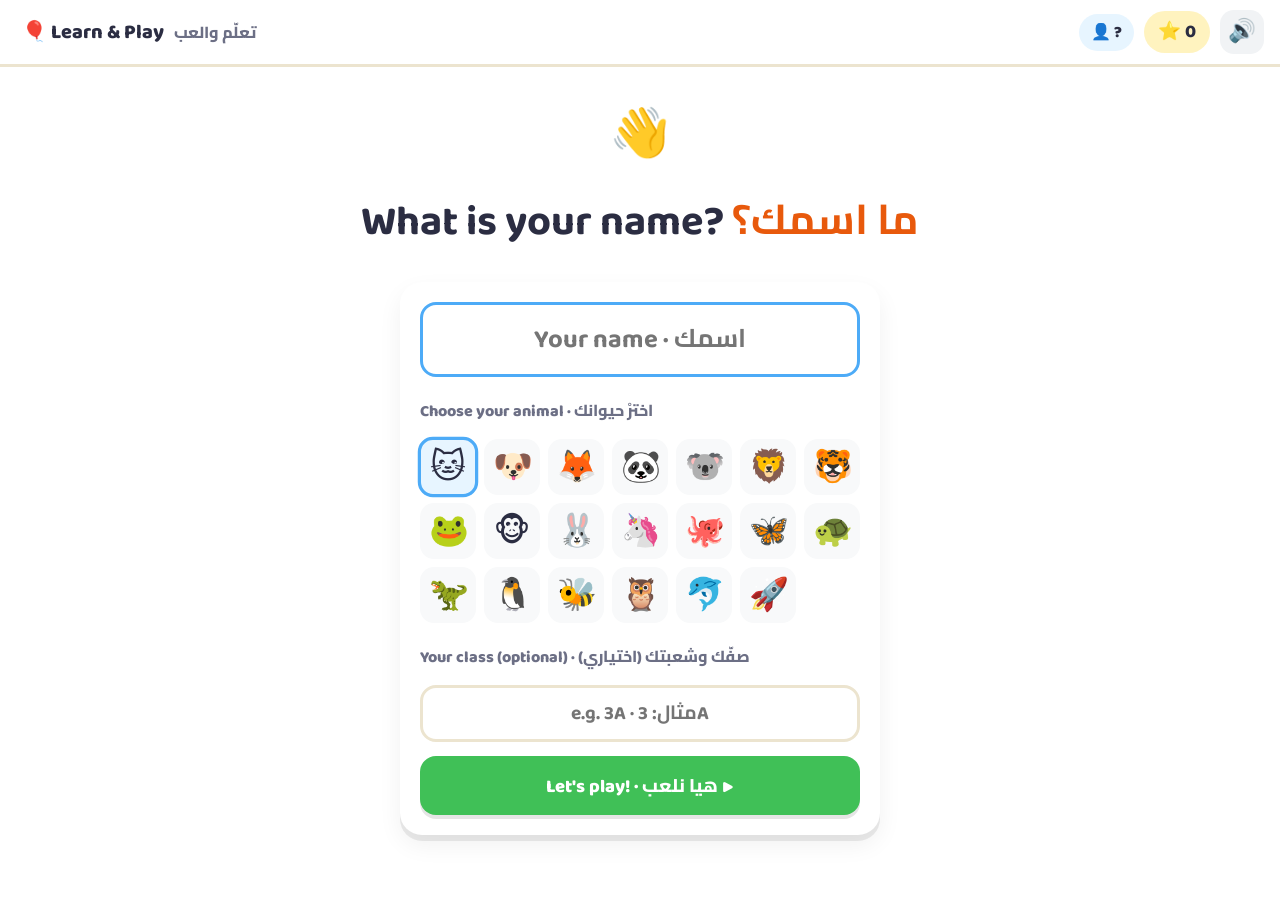
<file: index.html>
<!doctype html>
<html lang="en">
<head>
  <meta charset="utf-8">
  <meta name="viewport" content="width=device-width, initial-scale=1">
  <title>Learn & Play · تعلّم والعب</title>
  <meta name="description" content="Fun English, Math and Arabic games for elementary school, grades 1 to 6.">
  <link rel="icon" href="data:image/svg+xml,<svg xmlns='http://www.w3.org/2000/svg' viewBox='0 0 100 100'><text y='.9em' font-size='90'>🎈</text></svg>">
  <link rel="preconnect" href="https://fonts.googleapis.com">
  <link rel="preconnect" href="https://fonts.gstatic.com" crossorigin>
  <link href="https://fonts.googleapis.com/css2?family=Baloo+2:wght@500;700;800&family=Cairo:wght@500;700;800&display=swap" rel="stylesheet">
  <link rel="stylesheet" href="css/style.css?v=20261104d">
</head>
<body>
  <header class="topbar">
    <button id="backBtn" class="icon-btn" title="Back" hidden>⬅️</button>
    <button id="homeBtn" class="brand" title="Home">🎈 <span class="brand-text">Learn &amp; Play</span> <span class="ar">تعلّم والعب</span></button>
    <div class="spacer"></div>
    <button id="playerBtn" class="player-btn" title="Change player">👤 <span id="playerName" dir="auto"></span></button>
    <div class="stars-total" title="Total stars">⭐ <span id="starTotal">0</span></div>
    <button id="soundBtn" class="icon-btn" title="Sound on/off">🔊</button>
  </header>
  <main id="app"></main>
  <div id="confetti" aria-hidden="true"></div>

  <script src="js/config.js?v=20261104d"></script>
  <script src="audio/manifest.js?v=20261104d"></script>
  <script src="js/progress.js?v=20261104d"></script>
  <script src="js/util.js?v=20261104d"></script>
  <script src="js/data/english.js?v=20261104d"></script>
  <script src="js/data/math.js?v=20261104d"></script>
  <script src="js/data/arabic.js?v=20261104d"></script>
  <script src="js/games.js?v=20261104d"></script>
  <script src="js/app.js?v=20261104d"></script>
</body>
</html>
</file>
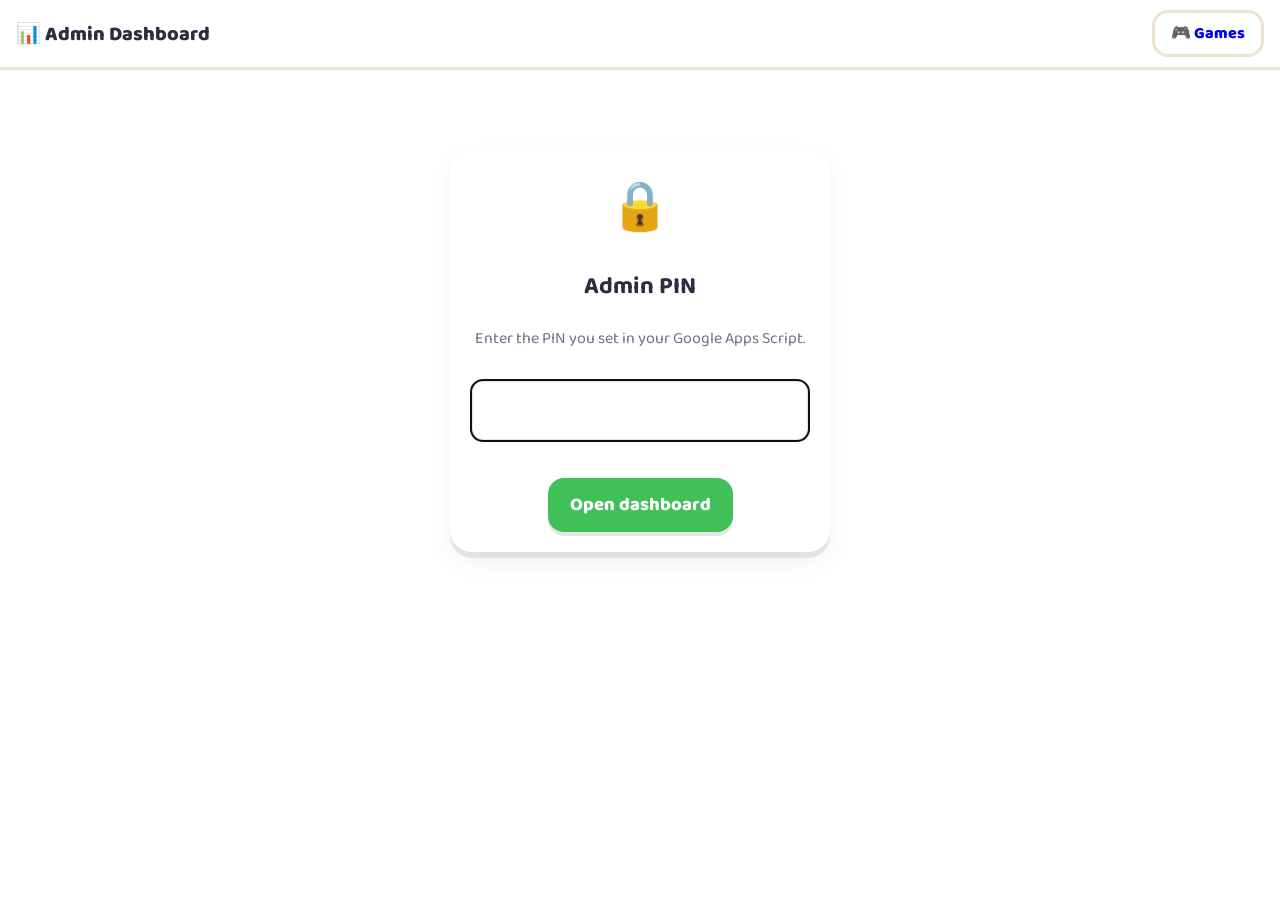
<file: admin.html>
<!doctype html>
<html lang="en">
<head>
  <meta charset="utf-8">
  <meta name="viewport" content="width=device-width, initial-scale=1">
  <title>Admin Dashboard · Learn & Play</title>
  <meta name="robots" content="noindex">
  <link rel="icon" href="data:image/svg+xml,<svg xmlns='http://www.w3.org/2000/svg' viewBox='0 0 100 100'><text y='.9em' font-size='90'>📊</text></svg>">
  <link rel="preconnect" href="https://fonts.googleapis.com">
  <link rel="preconnect" href="https://fonts.gstatic.com" crossorigin>
  <link href="https://fonts.googleapis.com/css2?family=Baloo+2:wght@500;700;800&family=Cairo:wght@500;700;800&display=swap" rel="stylesheet">
  <link rel="stylesheet" href="css/style.css?v=20261104d">
  <style>
    main { max-width: 1180px; }
    .admin-top { display: flex; flex-wrap: wrap; gap: 10px; align-items: center; justify-content: space-between; margin-bottom: 14px; }
    .admin-top h2 { margin: 0; font-size: 1.8rem; }
    .source { font-weight: 700; padding: 6px 14px; border-radius: 999px; background: #fff; border: 3px solid var(--line); }
    .source.cloud { border-color: #74c0fc; background: #e7f5ff; }
    .source.local { border-color: #ffd43b; background: #fff9db; }
    .note { background: #fff9db; border: 2px solid #ffe066; border-radius: 14px; padding: 10px 14px; margin-bottom: 14px; }
    .filters { display: flex; flex-wrap: wrap; gap: 10px; margin-bottom: 16px; }
    .filters select, .filters input, .pin-box input {
      font: inherit; font-weight: 700; padding: 8px 12px; border-radius: 12px; border: 3px solid var(--line); background: #fff;
    }
    .filters input { flex: 1; min-width: 160px; }
    .kpis { display: grid; grid-template-columns: repeat(auto-fit, minmax(160px, 1fr)); gap: 12px; margin-bottom: 18px; }
    .kpi { background: #fff; border-radius: 18px; padding: 14px 16px; box-shadow: var(--shadow); }
    .kpi .v { font-size: 2rem; font-weight: 800; line-height: 1.1; }
    .kpi .l { color: var(--muted); font-weight: 700; }
    .table-wrap { overflow-x: auto; background: #fff; border-radius: 18px; box-shadow: var(--shadow); }
    table { width: 100%; border-collapse: collapse; font-size: 1rem; }
    th, td { padding: 10px 12px; text-align: start; border-bottom: 2px solid #f1f3f5; white-space: nowrap; }
    th { background: #f8f9fa; cursor: pointer; user-select: none; position: sticky; top: 0; }
    th.nosort { cursor: default; }
    tbody tr.click { cursor: pointer; }
    tbody tr.click:hover { background: #f1f8ff; }
    .pct { display: inline-flex; align-items: center; gap: 8px; }
    .meter { width: 70px; height: 10px; border-radius: 99px; background: #f1f3f5; overflow: hidden; }
    .meter i { display: block; height: 100%; border-radius: 99px; }
    .badge { display: inline-block; padding: 2px 10px; border-radius: 99px; font-weight: 800; font-size: .9rem; }
    .b-ex { background: #d3f9d8; color: #2b8a3e; } .b-vg { background: #e7f5ff; color: #1864ab; }
    .b-ok { background: #fff3bf; color: #e67700; } .b-low { background: #ffe3e3; color: #c92a2a; }
    .muted { color: var(--muted); }
    .empty { padding: 30px; text-align: center; color: var(--muted); }
    .pin-box { max-width: 380px; margin: 60px auto; text-align: center; }
    .pin-box input { width: 100%; text-align: center; font-size: 1.6rem; letter-spacing: 6px; margin: 12px 0; }
    .setup { background: #fff9db; border: 2px solid #ffe066; border-radius: 14px; padding: 10px 14px; margin-bottom: 14px; }
    .setup summary { cursor: pointer; font-size: 1.05rem; }
    .setup ol { padding-inline-start: 22px; } .setup li { margin: 10px 0; line-height: 1.5; }
    .setup input { flex: 1; min-width: 240px; font: inherit; padding: 8px 12px; border-radius: 12px; border: 3px solid var(--line); }
    .setup code { background: #fff; padding: 2px 6px; border-radius: 6px; word-break: break-all; }
    .setup .btn { font-size: .95rem; padding: 6px 12px; }
    .test-msg { margin-top: 6px; font-weight: 700; }
    .hw-form { margin-top: 12px; }
    .switch { display: flex; gap: 10px; align-items: center; font-size: 1.1rem; cursor: pointer; }
    .switch input { width: 22px; height: 22px; }
    .small { font-size: .9rem; }
    .updated { margin: -6px 0 12px; min-height: 1.4em; }
    .flash { color: #2b8a3e; margin-inline-start: 8px; animation: bounce .4s; }
    .err { color: var(--bad); font-weight: 700; min-height: 1.5em; }
    .kid-head { display: flex; align-items: center; gap: 12px; flex-wrap: wrap; margin: 6px 0 14px; }
    .kid-head h2 { margin: 0; font-size: 2rem; }
    .cols { display: grid; grid-template-columns: 1fr 1fr; gap: 16px; }
    .cols h3, .section h3 { margin: 18px 0 8px; }
    @media (max-width: 800px) { .cols { grid-template-columns: 1fr; } }
  </style>
</head>
<body>
  <header class="topbar">
    <a class="brand" href="index.html" style="text-decoration:none;color:inherit">📊 Admin Dashboard</a>
    <div class="spacer"></div>
    <a class="btn ghost" href="index.html" style="text-decoration:none">🎮 Games</a>
  </header>
  <main id="app"></main>

  <script src="js/config.js?v=20261104d"></script>
  <script src="js/progress.js?v=20261104d"></script>
  <script src="js/util.js?v=20261104d"></script>
  <script src="js/data/english.js?v=20261104d"></script>
  <script src="js/data/math.js?v=20261104d"></script>
  <script src="js/data/arabic.js?v=20261104d"></script>
  <script>
  (function () {
    const esc = U.esc, $app = document.getElementById('app');
    const SUBJ = { english: '🔤 English', math: '🔢 Math', arabic: '🌙 Arabic', mixed: '🎲 Mixed' };
    const GAME = { quiz: '❓ Quiz', time: '⏱️ Time Attack', balloon: '🎈 Balloon Pop', memory: '🃏 Memory', builder: '🧩 Word Builder', order: '🔀 Put in Order', practice: '♻️ Practice', daily: '📅 Daily Challenge' };
    const S = { updated: null, msg: '', busy: false, pin: '', data: [], settings: { leaderboard: false, homework: [] }, kid: null, sort: 'last', dir: -1, f: { grade: '', subject: '', q: '', days: '', cls: '' } };

    /* Percent for one game: right answers out of total when that makes sense, otherwise stars out of 3. */
    const pct = r => (['quiz', 'balloon', 'builder', 'order', 'practice', 'daily'].includes(r.game) && +r.total > 0) ? Math.min(1, +r.score / +r.total) : (+r.stars || 0) / 3;
    const level = p => p >= .9 ? ['Excellent', 'b-ex'] : p >= .75 ? ['Very good', 'b-vg'] : p >= .6 ? ['Good', 'b-ok'] : ['Needs practice', 'b-low'];
    const pctHTML = p => p == null ? '<span class="muted">—</span>' :
      `<span class="pct"><span class="meter"><i style="width:${Math.round(p * 100)}%;background:${p >= .75 ? '#40c057' : p >= .6 ? '#fab005' : '#fa5252'}"></i></span>${Math.round(p * 100)}%</span>`;
    const badge = p => { const [l, c] = level(p); return `<span class="badge ${c}">${l}</span>`; };
    const avg = rs => rs.length ? rs.reduce((s, r) => s + pct(r), 0) / rs.length : null;
    const when = iso => { const d = new Date(iso); return isNaN(d) ? '' : d.toLocaleDateString() + ' ' + d.toLocaleTimeString([], { hour: '2-digit', minute: '2-digit' }); };
    const keyOf = n => String(n || '').trim().toLowerCase();

    /* ---------- Login ---------- */
    function login(msg = '') {
      $app.innerHTML = `<form class="card pin-box">
        <div style="font-size:3rem">🔒</div><h2>Admin PIN</h2>
        <p class="muted">${Progress.cloud() ? 'Enter the PIN you set in your Google Apps Script.' : 'Enter the admin PIN (see js/config.js).'}</p>
        <input id="pin" type="password" inputmode="numeric" autocomplete="off" autocorrect="off" autocapitalize="off" spellcheck="false" required>
        <div class="err">${esc(msg)}</div>
        <button class="btn primary" type="submit">Open dashboard</button></form>`;
      const inp = $app.querySelector('#pin'); inp.focus();
      inp.value = '';
      $app.querySelector('form').onsubmit = async e => { e.preventDefault(); await unlock(inp.value.replace(/\s+/g, '')); };
    }
    async function unlock(pin, refresh = false) {
      try {
        const before = S.data.length;
        if (Progress.cloud()) { const d = await Progress.fetchCloud(pin); S.data = d.results; S.settings = Object.assign({ leaderboard: false, homework: [] }, d.settings); }
        else { if (String(pin).trim() !== String(CONFIG.LOCAL_ADMIN_PIN).trim()) throw new Error('Wrong PIN'); S.data = Progress.local(); S.settings = Progress.settings(); }
        S.pin = pin;
        const added = S.data.length - before;
        S.updated = new Date();
        S.msg = refresh ? (added > 0 ? `✅ ${added} new result${added > 1 ? 's' : ''}` : '✅ Up to date — no new results') : '';
        try { sessionStorage.setItem('kg-admin-pin', pin); } catch (e) {}
        render();
      } catch (e) {
        if (refresh && e.message !== 'Wrong PIN') { S.msg = '⚠️ Could not refresh: ' + e.message; render(); return; }
        try { sessionStorage.removeItem('kg-admin-pin'); } catch (er) {}
        login(e.message === 'Wrong PIN' ? 'Wrong PIN, try again.' : 'Could not load results: ' + e.message);
      }
    }

    /* ---------- Data helpers ---------- */
    function filtered() {
      const { grade, subject, q, days, cls } = S.f, since = days ? Date.now() - days * 864e5 : 0;
      return S.data.filter(r => r.name && (!cls || String(r.cls || '') === cls) &&
        (!grade || String(r.grade) === grade) && (!subject || r.subject === subject) &&
        (!q || keyOf(r.name).includes(keyOf(q))) && (!since || new Date(r.time) >= since));
    }
    function byKid(rows) {
      const m = new Map();
      for (const r of rows) {
        const k = keyOf(r.name);
        if (!m.has(k)) m.set(k, { key: k, name: String(r.name).trim(), rows: [] });
        m.get(k).rows.push(r);
      }
      return [...m.values()].map(k => {
        const rs = k.rows, sub = s => { const x = rs.filter(r => r.subject === s); return x.length ? avg(x) : null; };
        return Object.assign(k, {
          games: rs.length, avg: avg(rs), stars: rs.reduce((s, r) => s + (+r.stars || 0), 0),
          english: sub('english'), math: sub('math'), arabic: sub('arabic'),
          grades: [...new Set(rs.map(r => +r.grade).filter(Boolean))].sort().join(', '),
          cls: (rs.slice().sort((a, b) => (a.time < b.time ? 1 : -1)).find(r => r.cls) || {}).cls || '',
          avatar: (rs.slice().sort((a, b) => (a.time < b.time ? 1 : -1)).find(r => r.avatar) || {}).avatar || '🧒',
          last: rs.reduce((a, r) => (r.time > a ? r.time : a), ''),
          minutes: Math.round(rs.reduce((s, r) => s + (+r.seconds || 0), 0) / 60),
        });
      });
    }

    /* ---------- Overview ---------- */
    function render() { return S.kid ? kidView() : overview(); }

    function header() {
      const cloud = Progress.cloud();
      return `<div class="admin-top"><h2>${S.kid ? '' : 'Kids progress'}</h2>
        <div class="row" style="margin:0">
          <span class="source ${cloud ? 'cloud' : 'local'}">${cloud ? '☁️ Google Sheet · all devices' : '📱 This device only'}</span>
          <button class="btn ghost" id="refresh" ${S.busy ? 'disabled' : ''}>${S.busy ? '⏳ Refreshing…' : '🔄 Refresh'}</button>
          <button class="btn ghost" id="csv">⬇️ Export CSV</button>
        </div></div>
        <p class="updated muted">${S.updated ? 'Last updated ' + S.updated.toLocaleTimeString([], { hour: '2-digit', minute: '2-digit', second: '2-digit' }) + ' · updates automatically every 30 seconds' : ''}
          ${S.msg ? `<b class="flash">${esc(S.msg)}</b>` : ''}</p>
        ${cloud ? '' : setupHTML()}`;
    }
    /* ---------- Guided setup for syncing all devices ---------- */
    const EDIT_URL = 'https://github.com/iAlMosawi/KidsGame/edit/claude/modest-thompson-sdctsp/js/config.js';
    function setupHTML() {
      return `<details class="setup" ${S.setupOpen ? 'open' : ''}><summary>📱➡️☁️ <b>Results are saved on this device only.</b> Click here to sync every PC, laptop and phone (free, about 5 minutes)</summary>
        <ol>
          <li>Open <a href="https://sheets.new" target="_blank" rel="noopener">sheets.new</a> to create a new Google Sheet. Name it, for example, <b>Kids Game Results</b>.</li>
          <li>In the Sheet, click <b>Extensions → Apps Script</b>. Delete everything in the editor, then
            <button class="btn ghost" id="copyCode" type="button">📋 Copy the code</button> and paste it in. Click 💾 <b>Save</b>.
            <br><span class="muted">The admin PIN in this code is <b>${esc(S.pin)}</b>.</span></li>
          <li>Click <b>Deploy → New deployment</b>. Click the small ⚙️ gear <b>next to the words "Select type" in the top-left corner</b> (not the big one in the middle) and choose <b>Web app</b>. Set
            <b>Execute as: Me</b> and <b>Who has access: Anyone</b>, then click <b>Deploy</b>.
            Google asks for permission: choose your account → <b>Advanced</b> → <b>Go to … (unsafe)</b> → <b>Allow</b>. This is your own script, so it's safe.</li>
          <li>Copy the <b>Web app URL</b> (it ends with <code>/exec</code>), paste it here and test it:
            <div class="row" style="justify-content:flex-start"><input id="sheetUrl" placeholder="https://script.google.com/macros/s/…/exec" value="${esc(S.testUrl || '')}">
            <button class="btn primary" id="testUrl" type="button">Test connection</button></div>
            <div class="test-msg">${S.testMsg || ''}</div></li>
          <li>Last step, which turns syncing on for every device: open <a href="${EDIT_URL}" target="_blank" rel="noopener">js/config.js on GitHub ✏️</a>,
            replace <code>SHEET_URL: ''</code> with the line below, and click <b>Commit changes</b>. You can also send the URL to Claude to do it for you.
            <div class="row" style="justify-content:flex-start"><code class="line" id="cfgLine">SHEET_URL: '${esc(S.testUrl || 'paste-your-url-here')}',</code>
            <button class="btn ghost" id="copyLine" type="button">📋 Copy line</button></div></li>
        </ol>
        <p class="muted">After 1–2 minutes, every device that opens the games sends results to your Sheet, including games already played on that device, and this dashboard shows them all.</p></details>`;
    }
    const copy = async (text, btn) => {
      try { await navigator.clipboard.writeText(text); }
      catch (e) { const t = document.createElement('textarea'); t.value = text; document.body.appendChild(t); t.select(); document.execCommand('copy'); t.remove(); }
      const old = btn.textContent; btn.textContent = '✅ Copied!'; setTimeout(() => (btn.textContent = old), 1500);
    };
    function bindSetup() {
      const d = $app.querySelector('details.setup'); if (!d) return;
      d.ontoggle = () => (S.setupOpen = d.open);
      $app.querySelector('#copyCode').onclick = async e => {
        const btn = e.currentTarget;
        try {
          let code = await (await fetch('apps-script/Code.gs?v=' + Date.now())).text();
          code = code.replace(/const ADMIN_PIN = '[^']*';/, "const ADMIN_PIN = '" + S.pin.replace(/'/g, '') + "';");
          copy(code, btn);
        } catch (er) { btn.textContent = '⚠️ Open apps-script/Code.gs on GitHub instead'; }
      };
      $app.querySelector('#copyLine').onclick = e => copy($app.querySelector('#cfgLine').textContent, e.currentTarget);
      const inp = $app.querySelector('#sheetUrl');
      inp.oninput = () => { S.testUrl = inp.value.trim(); $app.querySelector('#cfgLine').textContent = `SHEET_URL: '${S.testUrl || 'paste-your-url-here'}',`; };
      $app.querySelector('#testUrl').onclick = async () => {
        const url = inp.value.trim(); S.testUrl = url;
        const msg = $app.querySelector('.test-msg');
        if (!/^https:\/\/script\.google(usercontent)?\.com\/.+\/exec$/.test(url)) { msg.innerHTML = '⚠️ That doesn\'t look right. It should start with <code>https://script.google.com/macros/s/</code> and end with <code>/exec</code>.'; return; }
        msg.textContent = '⏳ Testing…';
        try {
          const j = await (await fetch(url + '?pin=' + encodeURIComponent(S.pin))).json();
          S.testMsg = j.ok ? `✅ It works! Your Sheet has ${j.results.length} result(s). Now do the last step below.`
            : (j.error === 'Wrong PIN' ? '⚠️ Connected, but the PIN in the script is different from the one you used here. Make them match (ADMIN_PIN in the script), then use Deploy → Manage deployments → ✏️ → New version.' : '⚠️ ' + esc(j.error || 'Unknown error'));
        } catch (er) {
          S.testMsg = '⚠️ Could not connect. Check that "Who has access" is set to <b>Anyone</b> and that you copied the <b>Web app</b> URL.';
        }
        msg.innerHTML = S.testMsg;
      };
    }

    function bindHeader() {
      bindSetup();
      $app.querySelector('#refresh').onclick = () => refresh(true);
      $app.querySelector('#csv').onclick = exportCSV;
    }

    function overview() {
      const rows = filtered(), kids = byKid(rows);
      const col = { cls: k => k.cls, name: k => k.name.toLowerCase(), games: k => k.games, avg: k => k.avg, stars: k => k.stars, english: k => k.english ?? -1, math: k => k.math ?? -1, arabic: k => k.arabic ?? -1, last: k => k.last, minutes: k => k.minutes };
      const f = col[S.sort] || col.last;
      kids.sort((a, b) => (f(a) > f(b) ? 1 : f(a) < f(b) ? -1 : 0) * S.dir);
      const th = (id, label) => `<th data-s="${id}">${label}${S.sort === id ? (S.dir > 0 ? ' ▲' : ' ▼') : ''}</th>`;
      $app.innerHTML = header() + `
        <div class="filters">
          <input id="q" placeholder="🔍 Search a name" value="${esc(S.f.q)}" dir="auto">
          <select id="grade"><option value="">All grades</option>${[1, 2, 3, 4, 5, 6].map(g => `<option value="${g}" ${S.f.grade == g ? 'selected' : ''}>Grade ${g}</option>`).join('')}</select>
          <select id="subject"><option value="">All subjects</option>${Object.entries(SUBJ).map(([k, v]) => `<option value="${k}" ${S.f.subject === k ? 'selected' : ''}>${v}</option>`).join('')}</select>
          <select id="cls"><option value="">All classes</option>${classes().map(c => `<option value="${esc(c)}" ${S.f.cls === c ? 'selected' : ''}>Class ${esc(c)}</option>`).join('')}</select>
          <select id="days"><option value="">All time</option><option value="1" ${S.f.days === '1' ? 'selected' : ''}>Today (24h)</option><option value="7" ${S.f.days === '7' ? 'selected' : ''}>Last 7 days</option><option value="30" ${S.f.days === '30' ? 'selected' : ''}>Last 30 days</option></select>
        </div>
        <div class="kpis">
          <div class="kpi"><div class="v">${kids.length}</div><div class="l">👧🧒 Kids</div></div>
          <div class="kpi"><div class="v">${rows.length}</div><div class="l">🎮 Games played</div></div>
          <div class="kpi"><div class="v">${rows.length ? Math.round(avg(rows) * 100) + '%' : '—'}</div><div class="l">📈 Average score</div></div>
          <div class="kpi"><div class="v">${rows.reduce((s, r) => s + (+r.stars || 0), 0)}</div><div class="l">⭐ Stars earned</div></div>
        </div>
        <div class="table-wrap">${kids.length ? `<table><thead><tr>
          ${th('name', 'Name')}${th('cls', 'Class')}<th class="nosort">Grades</th>${th('games', 'Games')}${th('avg', 'Average')}<th class="nosort">Level</th>
          ${th('english', 'English')}${th('math', 'Math')}${th('arabic', 'Arabic')}${th('stars', '⭐')}${th('minutes', 'Minutes')}${th('last', 'Last played')}
        </tr></thead><tbody>${kids.map(k => `<tr class="click" data-k="${esc(k.key)}">
          <td dir="auto"><b>${k.avatar} ${esc(k.name)}</b></td><td>${esc(k.cls) || '<span class="muted">—</span>'}</td><td>${k.grades}</td><td>${k.games}</td><td>${pctHTML(k.avg)}</td><td>${badge(k.avg)}</td>
          <td>${pctHTML(k.english)}</td><td>${pctHTML(k.math)}</td><td>${pctHTML(k.arabic)}</td><td>${k.stars}</td><td>${k.minutes}</td>
          <td class="muted">${when(k.last)}</td></tr>`).join('')}</tbody></table>`
          : `<div class="empty">No results yet. Results appear here after a child finishes a game.</div>`}</div>
        <p class="muted">Tip: click a child's name to see details. Average = right answers out of total (Quiz, Balloon Pop, Word Builder, Put in Order, Practice, Daily), or stars out of 3 (Time Attack, Memory).</p>
        ${homeworkHTML()}
        ${settingsHTML()}`;
      bindHeader();
      const onF = id => { const el = $app.querySelector('#' + id); el.oninput = el.onchange = () => { S.f[id] = el.value; const pos = el.selectionStart; overview(); const n = $app.querySelector('#' + id); n.focus(); if (id === 'q') n.setSelectionRange(pos, pos); }; };
      ['q', 'grade', 'subject', 'days', 'cls'].forEach(onF);
      bindHomework();
      $app.querySelectorAll('th[data-s]').forEach(t => (t.onclick = () => { const s = t.dataset.s; S.dir = S.sort === s ? -S.dir : (s === 'name' ? 1 : -1); S.sort = s; overview(); }));
      $app.querySelectorAll('tr.click').forEach(tr => (tr.onclick = () => { S.kid = tr.dataset.k; window.scrollTo(0, 0); render(); }));
    }

    /* ---------- One child ---------- */
    function kidView() {
      const rows = S.data.filter(r => keyOf(r.name) === S.kid).sort((a, b) => (a.time < b.time ? 1 : -1));
      if (!rows.length) { S.kid = null; return overview(); }
      const name = String(rows[0].name).trim(), all = avg(rows);
      // Subject × grade summary
      const groups = {};
      rows.forEach(r => { const k = r.subject + '|' + r.grade; (groups[k] = groups[k] || []).push(r); });
      const sg = Object.entries(groups).map(([k, rs]) => { const [s, g] = k.split('|'); return { s, g: +g, rs, a: avg(rs), best: Math.max(...rs.map(r => +r.stars || 0)) }; })
        .sort((a, b) => a.s.localeCompare(b.s) || a.g - b.g);
      // Topics (excluding "all topics")
      const tp = {};
      rows.filter(r => r.topic && !/^(All topics|كل الدروس)$/.test(r.topic)).forEach(r => { const k = r.subject + '|' + r.grade + '|' + r.topic; (tp[k] = tp[k] || []).push(r); });
      const topics = Object.entries(tp).map(([k, rs]) => { const [s, g, t] = k.split('|'); return { s, g, t, rs, a: avg(rs) }; }).sort((a, b) => a.a - b.a);
      const weak = topics.filter(x => x.a < .6), strong = topics.filter(x => x.a >= .9);

      $app.innerHTML = header() + `
        <button class="btn ghost" id="backAll">⬅️ All kids</button>
        <div class="kid-head"><h2 dir="auto">${(rows.find(r => r.avatar) || {}).avatar || '🧒'} ${esc(name)}</h2>${badge(all)}
          ${(rows.find(r => r.cls) || {}).cls ? `<span class="source">Class ${esc(rows.find(r => r.cls).cls)}</span>` : ''}
          <button class="btn primary" id="printReport">🖨️ Weekly report for parents</button></div>
        <div class="kpis">
          <div class="kpi"><div class="v">${rows.length}</div><div class="l">🎮 Games played</div></div>
          <div class="kpi"><div class="v">${Math.round(all * 100)}%</div><div class="l">📈 Average score</div></div>
          <div class="kpi"><div class="v">${rows.reduce((s, r) => s + (+r.stars || 0), 0)}</div><div class="l">⭐ Stars earned</div></div>
          <div class="kpi"><div class="v">${Math.round(rows.reduce((s, r) => s + (+r.seconds || 0), 0) / 60)}</div><div class="l">⏱️ Minutes played</div></div>
        </div>
        <div class="cols">
          <div><h3>💪 Needs practice (below 60%)</h3>${weak.length ? `<div class="chips">${weak.map(x => `<span class="chip" dir="auto">${SUBJ[x.s] || x.s} G${x.g}: ${esc(x.t)} · ${Math.round(x.a * 100)}%</span>`).join('')}</div>` : '<p class="muted">Nothing yet 🎉</p>'}</div>
          <div><h3>🏆 Strong topics (90%+)</h3>${strong.length ? `<div class="chips">${strong.map(x => `<span class="chip" dir="auto">${SUBJ[x.s] || x.s} G${x.g}: ${esc(x.t)} · ${Math.round(x.a * 100)}%</span>`).join('')}</div>` : '<p class="muted">Keep playing to find out!</p>'}</div>
        </div>
        <div class="section"><h3>📚 By subject and grade</h3><div class="table-wrap"><table><thead><tr>
          <th class="nosort">Subject</th><th class="nosort">Grade</th><th class="nosort">Games</th><th class="nosort">Average</th><th class="nosort">Level</th><th class="nosort">Best stars</th></tr></thead>
          <tbody>${sg.map(x => `<tr><td>${SUBJ[x.s] || esc(x.s)}</td><td>Grade ${x.g}</td><td>${x.rs.length}</td><td>${pctHTML(x.a)}</td><td>${badge(x.a)}</td><td>${'★'.repeat(x.best)}${'☆'.repeat(3 - x.best)}</td></tr>`).join('')}</tbody></table></div></div>
        <div class="section"><h3>🕒 All games (newest first)</h3><div class="table-wrap"><table><thead><tr>
          <th class="nosort">When</th><th class="nosort">Subject</th><th class="nosort">Grade</th><th class="nosort">Topic</th><th class="nosort">Game</th><th class="nosort">Score</th><th class="nosort">Result</th><th class="nosort">Stars</th><th class="nosort">Time</th></tr></thead>
          <tbody>${rows.map(r => `<tr><td class="muted">${when(r.time)}</td><td>${SUBJ[r.subject] || esc(r.subject)}</td><td>${esc(r.grade)}</td><td dir="auto">${esc(r.topic || '')}</td>
            <td>${GAME[r.game] || esc(r.game)}</td><td>${esc(r.score)}${r.total !== '' && r.total != null ? ' / ' + esc(r.total) : ''}</td><td>${pctHTML(pct(r))}</td>
            <td>${'★'.repeat(+r.stars || 0)}${'☆'.repeat(3 - (+r.stars || 0))}</td><td class="muted">${Math.round((+r.seconds || 0) / 6) / 10} min</td></tr>`).join('')}</tbody></table></div></div>`;
      bindHeader();
      $app.querySelector('#backAll').onclick = () => { S.kid = null; render(); };
      $app.querySelector('#printReport').onclick = () => printReport(rows, name);
    }

    const classes = () => [...new Set(S.data.map(r => String(r.cls || '')).filter(Boolean))].sort();

    /* ---------- Homework ---------- */
    function homeworkHTML() {
      const hw = S.settings.homework || [];
      const kidsIn = cls => [...new Set(S.data.filter(r => r.name && (!cls || r.cls === cls)).map(r => keyOf(r.name)))];
      const doneBy = h => [...new Set(S.data.filter(r => r.name && (!h.cls || r.cls === h.cls) && Progress.matchesHomework(r, h)).map(r => String(r.name).trim()))];
      const gradeOpts = [1, 2, 3, 4, 5, 6].map(g => `<option value="${g}" ${S.hw && +S.hw.grade === g ? 'selected' : ''}>Grade ${g}</option>`).join('');
      const f = S.hw || { grade: 1, subject: 'math', topicId: 'all', game: 'any' };
      const topics = (SUBJECTS[f.subject] && SUBJECTS[f.subject].grades[f.grade].topics) || [];
      return `<div class="section"><h3>📌 Homework</h3>
        <div class="table-wrap">${hw.length ? `<table><thead><tr><th class="nosort">For</th><th class="nosort">Subject</th><th class="nosort">Topic</th><th class="nosort">Game</th><th class="nosort">Due</th><th class="nosort">Done</th><th class="nosort"></th></tr></thead><tbody>
          ${hw.map(h => { const d = doneBy(h), n = kidsIn(h.cls).length; return `<tr><td>${h.cls ? 'Class ' + esc(h.cls) : 'Everyone'}</td><td>${SUBJ[h.subject] || esc(h.subject)} · G${esc(h.grade)}</td>
            <td dir="auto">${esc(h.topicName || 'All topics')}${h.note ? `<div class="muted small" dir="auto">${esc(h.note)}</div>` : ''}</td><td>${h.game && h.game !== 'any' ? GAME[h.game] || esc(h.game) : 'Any game'}</td><td>${esc(h.due || '—')}</td>
            <td><b>${d.length}</b>${n ? ' / ' + n : ''}<div class="muted small" dir="auto">${d.map(esc).join(', ')}</div></td>
            <td><button class="btn ghost hw-del" data-id="${esc(h.id)}">🗑️</button></td></tr>`; }).join('')}</tbody></table>` : '<div class="empty">No homework yet. Add some below; kids will see it on their home screen.</div>'}</div>
        <form class="card hw-form">
          <b>➕ New homework</b>
          <div class="filters" style="margin:8px 0 0">
            <select id="hwGrade">${gradeOpts}</select>
            <select id="hwSubject">${['math', 'english', 'arabic'].map(k => `<option value="${k}" ${f.subject === k ? 'selected' : ''}>${SUBJ[k]}</option>`).join('')}</select>
            <select id="hwTopic"><option value="all">All topics</option>${topics.map(t => `<option value="${t.id}" ${f.topicId === t.id ? 'selected' : ''}>${esc(t.name)}</option>`).join('')}</select>
            <select id="hwGame"><option value="any">Any game</option>${['quiz', 'time', 'balloon', 'memory', 'builder', 'order'].map(g => `<option value="${g}" ${f.game === g ? 'selected' : ''}>${GAME[g]}</option>`).join('')}</select>
            <input id="hwCls" placeholder="Class (empty = everyone)" value="${esc(f.cls || '')}" style="max-width:200px">
            <input id="hwDue" type="date" value="${esc(f.due || '')}" style="max-width:180px">
            <input id="hwNote" placeholder="Note for kids (optional)" value="${esc(f.note || '')}" dir="auto">
            <button class="btn primary" type="submit">Assign</button>
          </div></form></div>`;
    }
    function bindHomework() {
      const form = $app.querySelector('.hw-form'); if (!form) return;
      const read = () => ({ grade: +$app.querySelector('#hwGrade').value, subject: $app.querySelector('#hwSubject').value, topicId: $app.querySelector('#hwTopic').value,
        game: $app.querySelector('#hwGame').value, cls: Progress.cleanClass($app.querySelector('#hwCls').value), due: $app.querySelector('#hwDue').value, note: $app.querySelector('#hwNote').value.trim().slice(0, 80) });
      ['#hwGrade', '#hwSubject'].forEach(id => ($app.querySelector(id).onchange = () => { S.hw = Object.assign(read(), { topicId: 'all' }); overview(); }));
      form.onsubmit = async e => {
        e.preventDefault();
        const h = read(), tp = SUBJECTS[h.subject].grades[h.grade].topics.find(t => t.id === h.topicId);
        h.topicName = tp ? tp.name : 'All topics'; h.id = Date.now().toString(36); h.created = new Date().toISOString();
        await saveSettings(Object.assign({}, S.settings, { homework: (S.settings.homework || []).concat(h) }), '✅ Homework assigned');
        S.hw = null;
      };
      $app.querySelectorAll('.hw-del').forEach(b => (b.onclick = () => {
        if (!confirm('Delete this homework?')) return;
        saveSettings(Object.assign({}, S.settings, { homework: S.settings.homework.filter(h => h.id !== b.dataset.id) }), '🗑️ Homework deleted');
      }));
      const lb = $app.querySelector('#lbToggle');
      if (lb) lb.onchange = () => saveSettings(Object.assign({}, S.settings, { leaderboard: lb.checked }), lb.checked ? '🏆 Leaderboard is ON' : 'Leaderboard is OFF');
    }
    async function saveSettings(next, msg) {
      try {
        if (Progress.cloud()) await Progress.saveCloudSettings(S.pin, next);
        else Progress.saveLocalSettings(next);
        S.settings = next; S.msg = msg;
      } catch (e) { S.msg = '⚠️ Could not save: ' + e.message + (Progress.cloud() ? ' (did you deploy the latest Code.gs as a New version?)' : ''); }
      overview();
    }

    /* ---------- Settings ---------- */
    function settingsHTML() {
      return `<div class="section"><h3>⚙️ Settings</h3><div class="card">
        <label class="switch"><input type="checkbox" id="lbToggle" ${S.settings.leaderboard ? 'checked' : ''}> <b>Show the class leaderboard to kids</b></label>
        <p class="muted small">When on, kids see a 🏆 Leaderboard button with this week's stars (first names only; they can filter to their own class).
        ${Progress.cloud() ? '' : 'Without a Google Sheet, homework and this setting only apply to games played in this browser.'}</p></div></div>`;
    }

    /* ---------- Printable weekly report ---------- */
    function printReport(allRows, name) {
      const since = Date.now() - 7 * 864e5, rows = allRows.filter(r => new Date(r.time) >= since), a = avg(rows);
      const by = s => rows.filter(r => r.subject === s), mins = Math.round(rows.reduce((t, r) => t + (+r.seconds || 0), 0) / 60);
      const days = new Set(rows.map(r => new Date(r.time).toDateString())).size;
      const tp = {};
      allRows.filter(r => r.topicId && !['all', 'daily', 'practice'].includes(r.topicId)).forEach(r => { const k = SUBJ[r.subject] + ' G' + r.grade + ': ' + r.topic; (tp[k] = tp[k] || []).push(r); });
      const topics = Object.entries(tp).map(([k, rs]) => [k, avg(rs)]);
      const strong = topics.filter(x => x[1] >= .9).map(x => x[0]), weak = topics.filter(x => x[1] < .6).map(x => x[0]);
      const hw = (S.settings.homework || []).filter(h => !h.cls || allRows.some(r => r.cls === h.cls));
      const w = window.open('', '_blank');
      if (!w) { alert('Please allow pop-ups to print the report.'); return; }
      w.document.write(`<!doctype html><html><head><meta charset="utf-8"><title>Weekly report · ${esc(name)}</title>
        <style>body{font-family:system-ui,'Segoe UI',Arial,sans-serif;max-width:760px;margin:24px auto;color:#222;padding:0 16px}h1{margin:0}table{width:100%;border-collapse:collapse;margin:10px 0}
        td,th{border:1px solid #ddd;padding:8px;text-align:left}th{background:#f4f4f4}.k{display:flex;gap:12px;flex-wrap:wrap}.k div{border:1px solid #ddd;border-radius:10px;padding:10px 14px;min-width:120px}
        .k b{font-size:1.5rem;display:block}.muted{color:#666}@media print{button{display:none}}</style></head><body>
        <button onclick="print()" style="float:right;padding:8px 14px">🖨️ Print / Save as PDF</button>
        <h1>📚 Weekly learning report</h1><p class="muted">${esc(name)} · ${new Date(since).toLocaleDateString()} – ${new Date().toLocaleDateString()}</p>
        <div class="k"><div><b>${rows.length}</b>games played</div><div><b>${mins}</b>minutes</div><div><b>${days}</b>days active</div><div><b>${rows.length ? Math.round(a * 100) + '%' : '—'}</b>average score</div><div><b>${rows.reduce((t, r) => t + (+r.stars || 0), 0)}</b>stars</div></div>
        <h2>By subject</h2><table><tr><th>Subject</th><th>Games</th><th>Average</th><th>Level</th></tr>
        ${['english', 'math', 'arabic'].map(s => { const x = by(s), v = avg(x); return `<tr><td>${SUBJ[s]}</td><td>${x.length}</td><td>${v == null ? '—' : Math.round(v * 100) + '%'}</td><td>${v == null ? '—' : level(v)[0]}</td></tr>`; }).join('')}</table>
        <h2>🏆 Doing great at</h2><p>${strong.length ? strong.map(esc).join(' · ') : 'Keep playing to find out!'}</p>
        <h2>💪 Needs more practice</h2><p>${weak.length ? weak.map(esc).join(' · ') : 'Nothing right now — well done!'}</p>
        ${hw.length ? `<h2>📌 Homework</h2><table><tr><th>Homework</th><th>Due</th><th>Done?</th></tr>${hw.map(h => `<tr><td>${SUBJ[h.subject]} G${esc(h.grade)} · ${esc(h.topicName || 'All topics')}</td><td>${esc(h.due || '—')}</td><td>${allRows.some(r => Progress.matchesHomework(r, h)) ? '✅ Yes' : '❌ Not yet'}</td></tr>`).join('')}</table>` : ''}
        <h2>Games this week</h2><table><tr><th>When</th><th>Subject</th><th>Topic</th><th>Game</th><th>Score</th><th>Stars</th></tr>
        ${rows.map(r => `<tr><td>${when(r.time)}</td><td>${SUBJ[r.subject] || esc(r.subject)}</td><td>${esc(r.topic || '')}</td><td>${GAME[r.game] || esc(r.game)}</td><td>${esc(r.score)}${r.total !== '' && r.total != null ? ' / ' + esc(r.total) : ''}</td><td>${'★'.repeat(+r.stars || 0)}</td></tr>`).join('') || '<tr><td colspan="6">No games in the last 7 days.</td></tr>'}</table>
        <p class="muted">Generated by Learn &amp; Play · تعلّم والعب</p></body></html>`);
      w.document.close();
      setTimeout(() => { try { w.focus(); w.print(); } catch (e) {} }, 400);
    }

    function exportCSV() {
      const rows = S.kid ? S.data.filter(r => keyOf(r.name) === S.kid) : filtered();
      const cols = ['time', 'name', 'cls', 'grade', 'subject', 'topic', 'game', 'score', 'total', 'stars', 'seconds'];
      const cell = v => { v = String(v ?? ''); if (/^[=+\-@]/.test(v)) v = "'" + v; return /[",\n]/.test(v) ? '"' + v.replace(/"/g, '""') + '"' : v; };
      const csv = '﻿' + [cols.concat('percent').join(',')].concat(rows.map(r => cols.map(c => cell(r[c])).concat(Math.round(pct(r) * 100)).join(','))).join('\n');
      const a = document.createElement('a');
      a.href = URL.createObjectURL(new Blob([csv], { type: 'text/csv;charset=utf-8' }));
      a.download = 'kids-progress-' + new Date().toISOString().slice(0, 10) + '.csv';
      a.click(); setTimeout(() => URL.revokeObjectURL(a.href), 1000);
    }

    /* Reload results without leaving the current view. Typing in the search box is never interrupted. */
    async function refresh(manual) {
      if (!S.pin || S.busy) return;
      const typing = document.activeElement && /^(INPUT|SELECT|TEXTAREA)$/.test(document.activeElement.tagName);
      if (!manual && typing) return;
      S.busy = true; if (manual) render();
      const y = window.scrollY;
      await unlock(S.pin, manual);
      S.busy = false; render(); window.scrollTo(0, y);
      if (manual) { clearTimeout(S.flashT); S.flashT = setTimeout(() => { S.msg = ''; const f = $app.querySelector('.flash'); if (f) f.remove(); }, 4000); }
      else S.msg = '';
    }
    setInterval(() => { if (document.visibilityState === 'visible') refresh(false); }, 30000);
    document.addEventListener('visibilitychange', () => { if (document.visibilityState === 'visible') refresh(false); });
    window.addEventListener('storage', e => { if (e.key && e.key.startsWith('kids-games-results') && !Progress.cloud()) refresh(false); });

    let saved = ''; try { saved = sessionStorage.getItem('kg-admin-pin') || ''; } catch (e) {}
    if (saved) unlock(saved); else login();
  })();
  </script>
</body>
</html>
</file>
<file: css/style.css>
:root {
  --bg: #fff8e7;
  --ink: #2b2d42;
  --muted: #6c6f85;
  --card: #ffffff;
  --line: #ece4cf;
  --primary: #4dabf7;
  --good: #40c057;
  --bad: #fa5252;
  --radius: 22px;
  --shadow: 0 6px 0 rgba(0, 0, 0, .08), 0 10px 24px rgba(0, 0, 0, .06);
  --font: 'Baloo 2', 'Cairo', system-ui, sans-serif;
  --font-ar: 'Cairo', 'Baloo 2', system-ui, sans-serif;
}
* { box-sizing: border-box; }
html, body { margin: 0; }
body {
  font-family: var(--font); color: var(--ink); min-height: 100vh;
  background: var(--bg) radial-gradient(circle at 10% 10%, #ffe8a3 0 120px, transparent 121px),
              radial-gradient(circle at 90% 30%, #d0ebff 0 90px, transparent 91px),
              radial-gradient(circle at 20% 90%, #d3f9d8 0 110px, transparent 111px);
  background-attachment: fixed;
}
[lang="ar"], .ar { font-family: var(--font-ar); }
button { font: inherit; color: inherit; cursor: pointer; border: none; background: none; -webkit-tap-highlight-color: transparent; }
button:disabled { cursor: not-allowed; }

/* ---------- Top bar ---------- */
.topbar {
  position: sticky; top: 0; z-index: 10; display: flex; align-items: center; gap: 10px;
  padding: 10px 16px; background: rgba(255, 255, 255, .9); backdrop-filter: blur(6px); border-bottom: 3px solid var(--line);
}
.brand { font-weight: 800; font-size: 1.25rem; white-space: nowrap; }
.brand .ar { color: var(--muted); font-size: 1rem; margin-inline-start: 6px; }
.spacer { flex: 1; }
.icon-btn { font-size: 1.4rem; width: 44px; height: 44px; border-radius: 14px; background: #f1f3f5; }
.icon-btn:active { transform: scale(.94); }
.stars-total { font-weight: 800; font-size: 1.15rem; background: #fff3bf; padding: 6px 14px; border-radius: 999px; }

main { max-width: 960px; margin: 0 auto; padding: 20px 16px 60px; }

/* ---------- Player ---------- */
.player-btn { font-weight: 800; background: #e7f5ff; padding: 6px 12px; border-radius: 999px; max-width: 34vw; overflow: hidden; text-overflow: ellipsis; white-space: nowrap; }
.name-form { max-width: 480px; margin: 0 auto; display: flex; flex-direction: column; gap: 14px; }
.name-form input {
  font: inherit; font-size: 1.6rem; font-weight: 700; text-align: center; padding: 14px; border-radius: 16px;
  border: 3px solid var(--line); outline: none;
}
.name-form input:focus { border-color: var(--primary); }
.players { display: flex; flex-wrap: wrap; gap: 10px; justify-content: center; }
.player-chip { padding: 10px 18px; border-radius: 999px; background: #fff; border: 3px solid var(--line); font-weight: 800; font-size: 1.15rem; }
.player-chip.on { border-color: var(--primary); background: #e7f5ff; }

/* ---------- Common ---------- */
.hero { text-align: center; margin: 10px 0 24px; }
.hero-emoji { font-size: 3rem; }
.hero h2 { font-size: clamp(1.8rem, 5vw, 2.6rem); margin: 6px 0; }
.hero h2 .ar { color: #e8590c; }
.hero p, .center { color: var(--muted); text-align: center; font-size: 1.1rem; margin-top: 0; }
.screen-title { text-align: center; font-size: clamp(1.5rem, 4.5vw, 2.1rem); margin: 4px 0 8px; }
.screen-title.small { font-size: 1.4rem; }
h3 { margin: 22px 0 10px; font-size: 1.25rem; }

.grid { display: grid; gap: 16px; }
.grades { grid-template-columns: repeat(auto-fit, minmax(150px, 1fr)); }
.subjects { grid-template-columns: repeat(auto-fit, minmax(220px, 1fr)); }
.games { grid-template-columns: repeat(auto-fit, minmax(170px, 1fr)); }

.tile-card {
  --c: var(--primary);
  display: flex; flex-direction: column; align-items: center; gap: 2px; padding: 20px 12px;
  background: var(--card); border-radius: var(--radius); box-shadow: var(--shadow); border: 4px solid var(--c);
  transition: transform .15s ease;
}
.tile-card:hover:not(:disabled) { transform: translateY(-4px) rotate(-1deg); }
.tile-card:active:not(:disabled) { transform: scale(.97); }
.tile-card:disabled { opacity: .4; filter: grayscale(1); }
.tile-card .big-emoji { font-size: 3rem; line-height: 1.2; }
.tile-card .label { font-weight: 800; font-size: 1.35rem; }
.tile-card .sub { color: var(--muted); font-size: 1rem; text-align: center; }
.tile-card .mini-stars { margin-top: 6px; color: #f59f00; font-weight: 800; letter-spacing: 2px; }
.grade { background: color-mix(in srgb, var(--c) 12%, white); }
.subject.english { --c: #4dabf7; }
.subject.math { --c: #ff922b; }
.subject.arabic { --c: #51cf66; }
.subject .big-emoji { font-size: 4rem; }
.hub.english .game-card, .game-wrap.english { --c: #4dabf7; }
.hub.math .game-card, .game-wrap.math { --c: #ff922b; }
.hub.arabic .game-card, .game-wrap.arabic { --c: #51cf66; }

.chips { display: flex; flex-wrap: wrap; gap: 8px; }
.chip { padding: 8px 16px; border-radius: 999px; background: #fff; border: 3px solid var(--line); font-weight: 700; font-size: 1.05rem; }
.chip.on { background: var(--c, #4dabf7); color: #fff; border-color: var(--ink); transform: scale(1.06); box-shadow: 0 4px 0 rgba(0, 0, 0, .2); }
.hub.english { --c: #4dabf7; }
.hub.math { --c: #ff922b; }
.hub.arabic { --c: #40c057; }
.hint.start { text-align: start; margin: -4px 0 10px; }
.selected-topic {
  margin-top: 14px; padding: 10px 16px; border-radius: 16px; background: #fff; border: 3px dashed var(--c, #4dabf7);
  font-size: 1.15rem; text-align: center;
}
.selected-topic.pulse { animation: bounce .4s; }
.game-topic { text-align: center; margin: -4px 0 12px; font-weight: 700; color: var(--muted); }

.card { background: var(--card); border-radius: var(--radius); box-shadow: var(--shadow); padding: 20px; }
.btn { padding: 12px 22px; border-radius: 16px; font-weight: 800; font-size: 1.15rem; background: #f1f3f5; box-shadow: 0 4px 0 rgba(0, 0, 0, .1); }
.btn.primary { background: var(--good); color: #fff; }
.btn.ghost { background: #fff; border: 3px solid var(--line); box-shadow: none; padding: 8px 16px; font-size: 1rem; }
.btn:active { transform: translateY(2px); box-shadow: none; }
.row { display: flex; gap: 12px; justify-content: center; flex-wrap: wrap; margin-top: 16px; }
.hint { text-align: center; color: var(--muted); margin: 0 0 10px; }

/* ---------- Game layout ---------- */
.game-wrap { --c: var(--primary); max-width: 720px; margin: 0 auto; }
.game-head { display: flex; align-items: center; gap: 10px; margin-bottom: 14px; }
.pill { background: #fff; padding: 6px 14px; border-radius: 999px; font-weight: 800; box-shadow: var(--shadow); white-space: nowrap; }
.bar { flex: 1; height: 14px; background: #fff; border-radius: 999px; overflow: hidden; box-shadow: inset 0 2px 4px rgba(0, 0, 0, .1); }
.bar-fill { height: 100%; background: var(--c); border-radius: 999px; transition: width .4s; }

.question { text-align: center; border: 4px solid var(--c); }
.question.small { padding: 12px; }
.q-prompt { font-size: 1.3rem; font-weight: 700; color: var(--muted); }
.q-big { font-size: clamp(2rem, 8vw, 3.4rem); font-weight: 800; margin: 8px 0; word-break: break-word; direction: ltr; unicode-bidi: plaintext; }
.q-big.emoji { font-size: clamp(4rem, 16vw, 6rem); line-height: 1.2; }
.q-big.emoji.small { font-size: 3.4rem; }
.q-big.emoji-row { font-size: clamp(1.8rem, 6vw, 2.6rem); letter-spacing: 4px; line-height: 1.5; }
.q-big.letter { font-size: clamp(5rem, 20vw, 7rem); color: #2f9e44; line-height: 1.3; }
.q-big.sentence { font-size: clamp(1.4rem, 5vw, 2rem); }
.question.small .q-big { font-size: clamp(1.4rem, 5vw, 2.2rem); margin: 4px 0; }
.question.small .q-big.emoji { font-size: 3rem; }
.question.small .q-big.sentence { font-size: 1.3rem; }
.speak { font-size: 1.3rem; background: #e7f5ff; border-radius: 12px; padding: 2px 10px; vertical-align: middle; }

.q-tiles, .slots { display: flex; justify-content: center; gap: 8px; flex-wrap: wrap; margin: 10px 0; }
.tile, .slot {
  min-width: 54px; height: 62px; display: inline-flex; align-items: center; justify-content: center; padding: 0 8px;
  font-size: 2rem; font-weight: 800; background: #f8f9fa; border: 3px solid var(--line); border-radius: 14px;
}
.tile.blank { background: #fff3bf; border-color: #fcc419; border-style: dashed; color: #e67700; }
.slot { border-style: dashed; }
.slot.filled { border-style: solid; background: #e7f5ff; border-color: #74c0fc; }
.slots.good .slot { background: #d3f9d8; border-color: var(--good); }

.answers { display: grid; grid-template-columns: repeat(2, 1fr); gap: 14px; margin-top: 16px; }
.answer {
  background: #fff; border-radius: 18px; padding: 16px 10px; min-height: 76px; font-size: clamp(1.2rem, 4vw, 1.7rem); font-weight: 800;
  box-shadow: 0 5px 0 var(--line); border: 3px solid var(--line); transition: transform .1s;
}
.answer:hover { border-color: var(--c); }
.answer:active { transform: translateY(3px); box-shadow: none; }
.answer.correct { background: #d3f9d8; border-color: var(--good); box-shadow: 0 5px 0 #2b8a3e; animation: bounce .4s; }
.answer.wrong { background: #ffe3e3; border-color: var(--bad); box-shadow: 0 5px 0 #c92a2a; animation: shake .4s; }
.feedback { text-align: center; font-size: 1.4rem; font-weight: 800; min-height: 2.2rem; margin-top: 12px; }

/* ---------- Balloon pop ---------- */
.sky {
  position: relative; height: min(56vh, 460px); margin-top: 12px; border-radius: var(--radius); overflow: hidden;
  background: linear-gradient(#bde0fe, #e7f5ff 70%, #d3f9d8); box-shadow: var(--shadow);
}
.balloon {
  --c: #ff6b6b; position: absolute; bottom: -100px; transform: translateX(-50%);
  width: clamp(82px, 20vw, 120px); height: clamp(98px, 24vw, 140px); border-radius: 50% 50% 48% 48%;
  background: radial-gradient(circle at 30% 30%, rgba(255, 255, 255, .6), transparent 30%), var(--c);
  color: #fff; font-weight: 800; font-size: clamp(1rem, 3.6vw, 1.4rem); text-shadow: 0 2px 2px rgba(0, 0, 0, .25);
  display: flex; align-items: center; justify-content: center; padding: 8px; line-height: 1.1;
}
.balloon::after { content: ''; position: absolute; bottom: -34px; left: 50%; width: 2px; height: 34px; background: rgba(0, 0, 0, .3); }
.balloon span { word-break: break-word; }
.balloon.popped { animation: pop .35s forwards; }
.balloon.wrong-b { filter: grayscale(1); opacity: .5; animation: shake .4s; }
.balloon.escaped { outline: 4px solid #fcc419; }

/* ---------- Memory ---------- */
.memory { display: grid; gap: 10px; grid-template-columns: repeat(4, 1fr); }
.mcard {
  position: relative; aspect-ratio: 1 / 1; border-radius: 16px; perspective: 600px; font-weight: 800;
  font-size: clamp(.95rem, 3.4vw, 1.4rem);
}
.mcard span {
  position: absolute; inset: 0; display: flex; align-items: center; justify-content: center; padding: 6px; border-radius: 16px;
  backface-visibility: hidden; transition: transform .35s; word-break: break-word; line-height: 1.15; text-align: center;
}
.mcard .front { background: var(--c); color: #fff; font-size: 2rem; box-shadow: 0 5px 0 rgba(0, 0, 0, .15); }
.mcard .back { background: #fff; border: 3px solid var(--c); transform: rotateY(180deg); }
.mcard .back.emo { font-size: clamp(1.1rem, 4vw, 1.8rem); }
.mcard.open .front, .mcard.done .front { transform: rotateY(180deg); }
.mcard.open .back, .mcard.done .back { transform: rotateY(360deg); }
.mcard.done .back { background: #d3f9d8; border-color: var(--good); }

/* ---------- Word builder ---------- */
.letters { display: flex; flex-wrap: wrap; justify-content: center; gap: 10px; margin-top: 16px; }
.letter-tile {
  width: 62px; height: 62px; border-radius: 16px; font-size: 2rem; font-weight: 800; background: #fff3bf;
  border: 3px solid #fcc419; box-shadow: 0 5px 0 #f59f00;
}
.letter-tile:disabled { opacity: .2; }
.letter-tile:active:not(:disabled) { transform: translateY(3px); box-shadow: none; }

/* ---------- Results ---------- */
.result { text-align: center; max-width: 520px; margin: 30px auto; }
.result-stars span { font-size: 4.5rem; color: #dee2e6; display: inline-block; }
.result-stars span.on { color: #fcc419; animation: starIn .5s both; text-shadow: 0 4px 0 #f08c00; }
.result .score { font-size: 1.4rem; }

/* ---------- Confetti ---------- */
#confetti { position: fixed; inset: 0; pointer-events: none; overflow: hidden; z-index: 50; }
#confetti i { position: absolute; top: -20px; width: 10px; height: 16px; border-radius: 3px; animation: fall linear forwards; }

@keyframes fall { to { top: 105vh; transform: rotate(720deg); } }
@keyframes shake { 0%, 100% { translate: 0; } 25% { translate: -8px; } 75% { translate: 8px; } }
@keyframes bounce { 50% { scale: 1.08; } }
@keyframes pop { to { scale: 1.6; opacity: 0; } }
@keyframes starIn { from { scale: 0; rotate: -90deg; } to { scale: 1; rotate: 0deg; } }
.shake { animation: shake .4s; }

@media (max-width: 560px) {
  .brand .ar { display: none; }
  .brand { font-size: 1rem; }
  .topbar { gap: 6px; padding: 8px 10px; }
  .stars-total { padding: 6px 10px; font-size: 1rem; }
  .grades { grid-template-columns: repeat(2, 1fr); }
  .games { grid-template-columns: repeat(2, 1fr); }
  .memory { gap: 7px; }
  .letter-tile { width: 52px; height: 52px; font-size: 1.6rem; }
  .tile, .slot { min-width: 44px; height: 54px; font-size: 1.6rem; }
}
@media (prefers-reduced-motion: reduce) { * { animation: none !important; transition: none !important; } }

/* ---------- New: pictures, explanations, listening ---------- */
.q-pic { display: flex; justify-content: center; margin: 6px 0; }
.q-pic .pic { width: clamp(130px, 38vw, 190px); height: auto; }
.question.small .q-pic .pic { width: 110px; }
.q-big.passage { font-size: clamp(1.1rem, 4vw, 1.45rem); font-weight: 600; line-height: 1.7; text-align: start; background: #f8f9fa; border-radius: 14px; padding: 12px 16px; }
.q-big.letter.word { font-size: clamp(3rem, 12vw, 4.5rem); }
.listen-btn { font-size: 3.4rem; width: 110px; height: 110px; border-radius: 50%; background: #e7f5ff; border: 4px solid #74c0fc; margin: 8px auto; display: block; animation: bounce 1.2s infinite; }
.answers.long { grid-template-columns: 1fr; }
.answers.long .answer { min-height: 56px; font-size: clamp(1rem, 3.6vw, 1.25rem); }
.explain { background: #fff9db; border: 3px solid #ffe066; border-radius: 16px; padding: 10px 14px; font-size: 1.1rem; font-weight: 700; text-align: start; margin: 0 auto 10px; max-width: 640px; line-height: 1.5; }
.feedback .next-btn { margin-top: 4px; }
.feedback.small { font-size: 1rem; min-height: 0; }

/* ---------- Put in Order ---------- */
.order-line { min-height: 74px; display: flex; flex-wrap: wrap; gap: 8px; align-items: center; justify-content: center; padding: 10px; margin-top: 10px;
  border: 3px dashed #74c0fc; border-radius: 16px; background: #f1f8ff; }
.order-line.good { border-color: var(--good); background: #d3f9d8; }
.order-pool { display: flex; flex-wrap: wrap; gap: 10px; justify-content: center; margin-top: 16px; min-height: 60px; padding: 6px; border-radius: 16px; }
.order-chip { padding: 10px 16px; border-radius: 14px; font-size: clamp(1.1rem, 4vw, 1.5rem); font-weight: 800; background: #fff3bf; border: 3px solid #fcc419;
  box-shadow: 0 4px 0 #f59f00; touch-action: none; user-select: none; cursor: grab; }
.order-chip.in { background: #fff; border-color: #74c0fc; box-shadow: 0 4px 0 #4dabf7; }
.order-chip.dragging { opacity: .3; }
.order-chip.ghost { position: fixed; z-index: 100; pointer-events: none; transform: translate(-50%, -50%) rotate(-4deg); opacity: .95; }
.drop-hint { color: var(--muted); font-weight: 700; }

/* ---------- Player screen ---------- */
.lbl { font-weight: 800; color: var(--muted); margin-top: 4px; }
.avatars { display: grid; grid-template-columns: repeat(auto-fill, minmax(52px, 1fr)); gap: 8px; }
.avatar { font-size: 2rem; height: 56px; border-radius: 14px; background: #f8f9fa; border: 3px solid transparent; }
.avatar.on { border-color: var(--primary); background: #e7f5ff; transform: scale(1.08); }
.name-form .small-input { font-size: 1.2rem; padding: 10px; }

/* ---------- Home ---------- */
.hero.compact { margin-bottom: 14px; }
.hero-avatar { font-size: 3.6rem; line-height: 1.1; }
.level-box { max-width: 420px; margin: 6px auto 10px; display: flex; flex-direction: column; gap: 4px; align-items: center; }
.level-box .lv { font-weight: 800; font-size: 1.15rem; }
.level-box .bar { width: 100%; }
.small { font-size: .9rem; }
.muted { color: var(--muted); }
.home-pills { display: flex; flex-wrap: wrap; gap: 8px; justify-content: center; }
.pill.link { cursor: pointer; border: 2px solid var(--line); }
.quick { grid-template-columns: repeat(auto-fit, minmax(220px, 1fr)); margin-bottom: 6px; }
.quick-card.daily { --c: #fcc419; background: #fff9db; }
.quick-card.daily.done { --c: #40c057; background: #ebfbee; }
.quick-card.practice { --c: #20c997; background: #e6fcf5; }
.grade.mine { outline: 4px dashed var(--c); outline-offset: 3px; }
.hw-list { display: flex; flex-direction: column; gap: 10px; }
.hw { display: flex; justify-content: space-between; align-items: center; gap: 10px; background: #fff; border-radius: 16px; padding: 12px 16px; box-shadow: var(--shadow); border-inline-start: 6px solid #ff922b; }
.hw.done { border-color: var(--good); opacity: .75; }
.badge-done { font-weight: 800; color: #2b8a3e; white-space: nowrap; }
.practice-card { --c: #20c997; }

/* ---------- Badges & leaderboard ---------- */
.badges { grid-template-columns: repeat(auto-fill, minmax(140px, 1fr)); }
.badge-card { background: #fff; border-radius: 18px; padding: 14px 10px; text-align: center; box-shadow: var(--shadow); opacity: .5; filter: grayscale(1); }
.badge-card.got { opacity: 1; filter: none; border: 3px solid #fcc419; }
.b-icon { font-size: 2.6rem; }
.b-name { font-weight: 800; font-size: .95rem; }
.board { padding: 8px 16px; max-width: 560px; margin: 0 auto; }
.board-row { display: flex; align-items: center; gap: 12px; padding: 10px 4px; border-bottom: 2px solid #f1f3f5; font-weight: 700; font-size: 1.1rem; }
.board-row.me { background: #fff9db; border-radius: 12px; }
.board-row .rank { width: 2.2em; text-align: center; font-size: 1.3rem; }
.board-row .who { flex: 1; }
.levelup { font-size: 1.4rem; font-weight: 800; color: #e67700; margin: 8px 0; animation: bounce .6s 2; }
.new-badges { background: #fff9db; border-radius: 16px; padding: 10px; margin: 10px 0; }
.badge-pop { font-size: 1.3rem; font-weight: 800; margin-top: 4px; animation: starIn .6s both; }
.toast { position: fixed; left: 50%; bottom: 20px; transform: translate(-50%, 140%); background: #2b2d42; color: #fff; padding: 12px 18px; border-radius: 16px;
  z-index: 200; max-width: min(92vw, 520px); text-align: center; transition: transform .35s; font-weight: 700; }
.toast.show { transform: translate(-50%, 0); }
.stars-total { white-space: nowrap; }
@media (max-width: 430px) {
  .brand-text { display: none; }
  .brand { font-size: 1.5rem; }
  .player-btn { max-width: 40vw; }
  .icon-btn { width: 40px; height: 40px; font-size: 1.2rem; }
}
</file>
